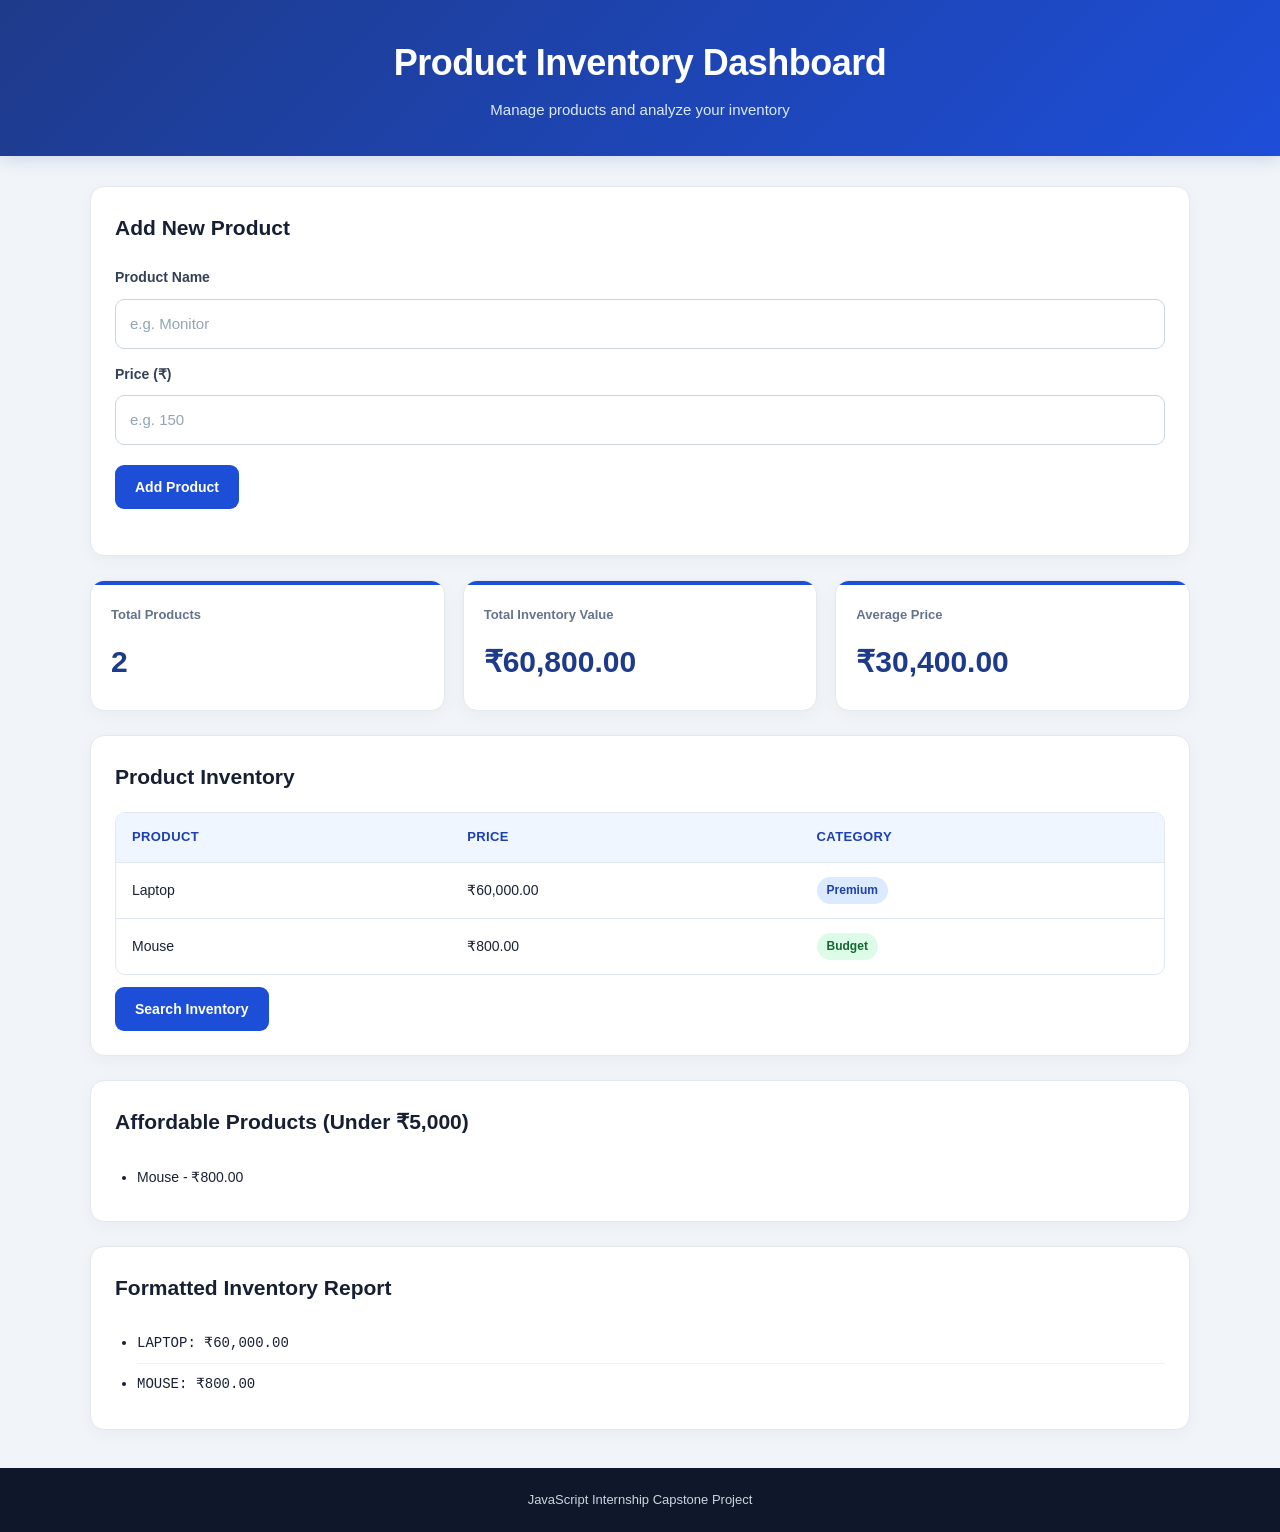
<file: index.html>
<!DOCTYPE html>
<html lang="en">
<head>
    <meta charset="UTF-8">
    <meta name="viewport" content="width=device-width, initial-scale=1.0">
    <title>JavaScript Mini Project</title>
    <meta http-equiv="refresh" content="0; url=capstone.html">
</head>
<body>
    <p>Opening Product Inventory Dashboard...</p>
    <p>If the dashboard does not open, <a href="capstone.html">click here</a>.</p>
</body>
</html>
</file>
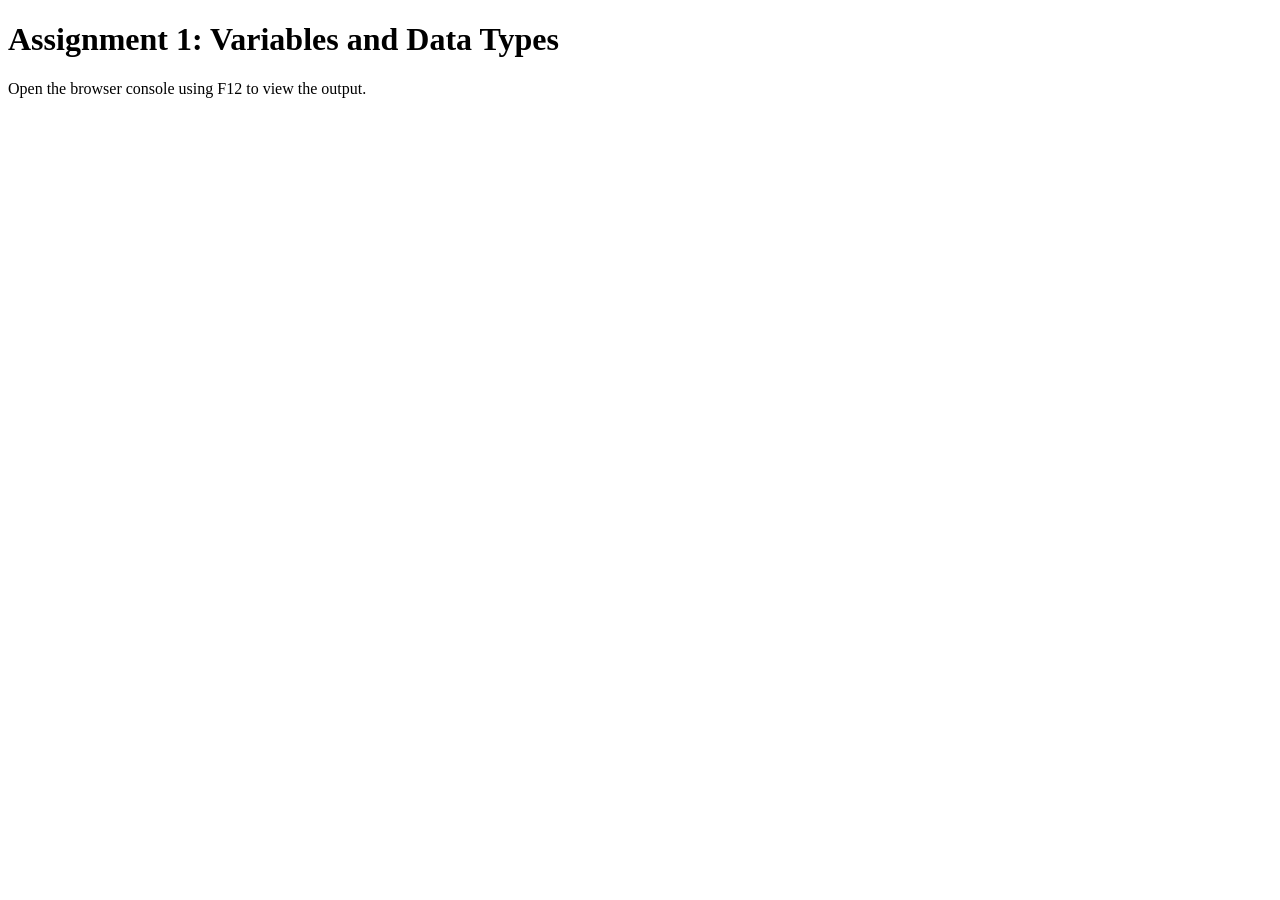
<file: assignment-1.html>
<!DOCTYPE html>
<html lang="en">
<head>
    <meta charset="UTF-8">
    <meta name="viewport" content="width=device-width, initial-scale=1.0">
    <title>Assignment 1 - Variables and Data Types</title>
</head>
<body>
    <h1>Assignment 1: Variables and Data Types</h1>
    <p>Open the browser console using F12 to view the output.</p>

    <script src="assignment-1.js"></script>
</body>
</html>
</file>
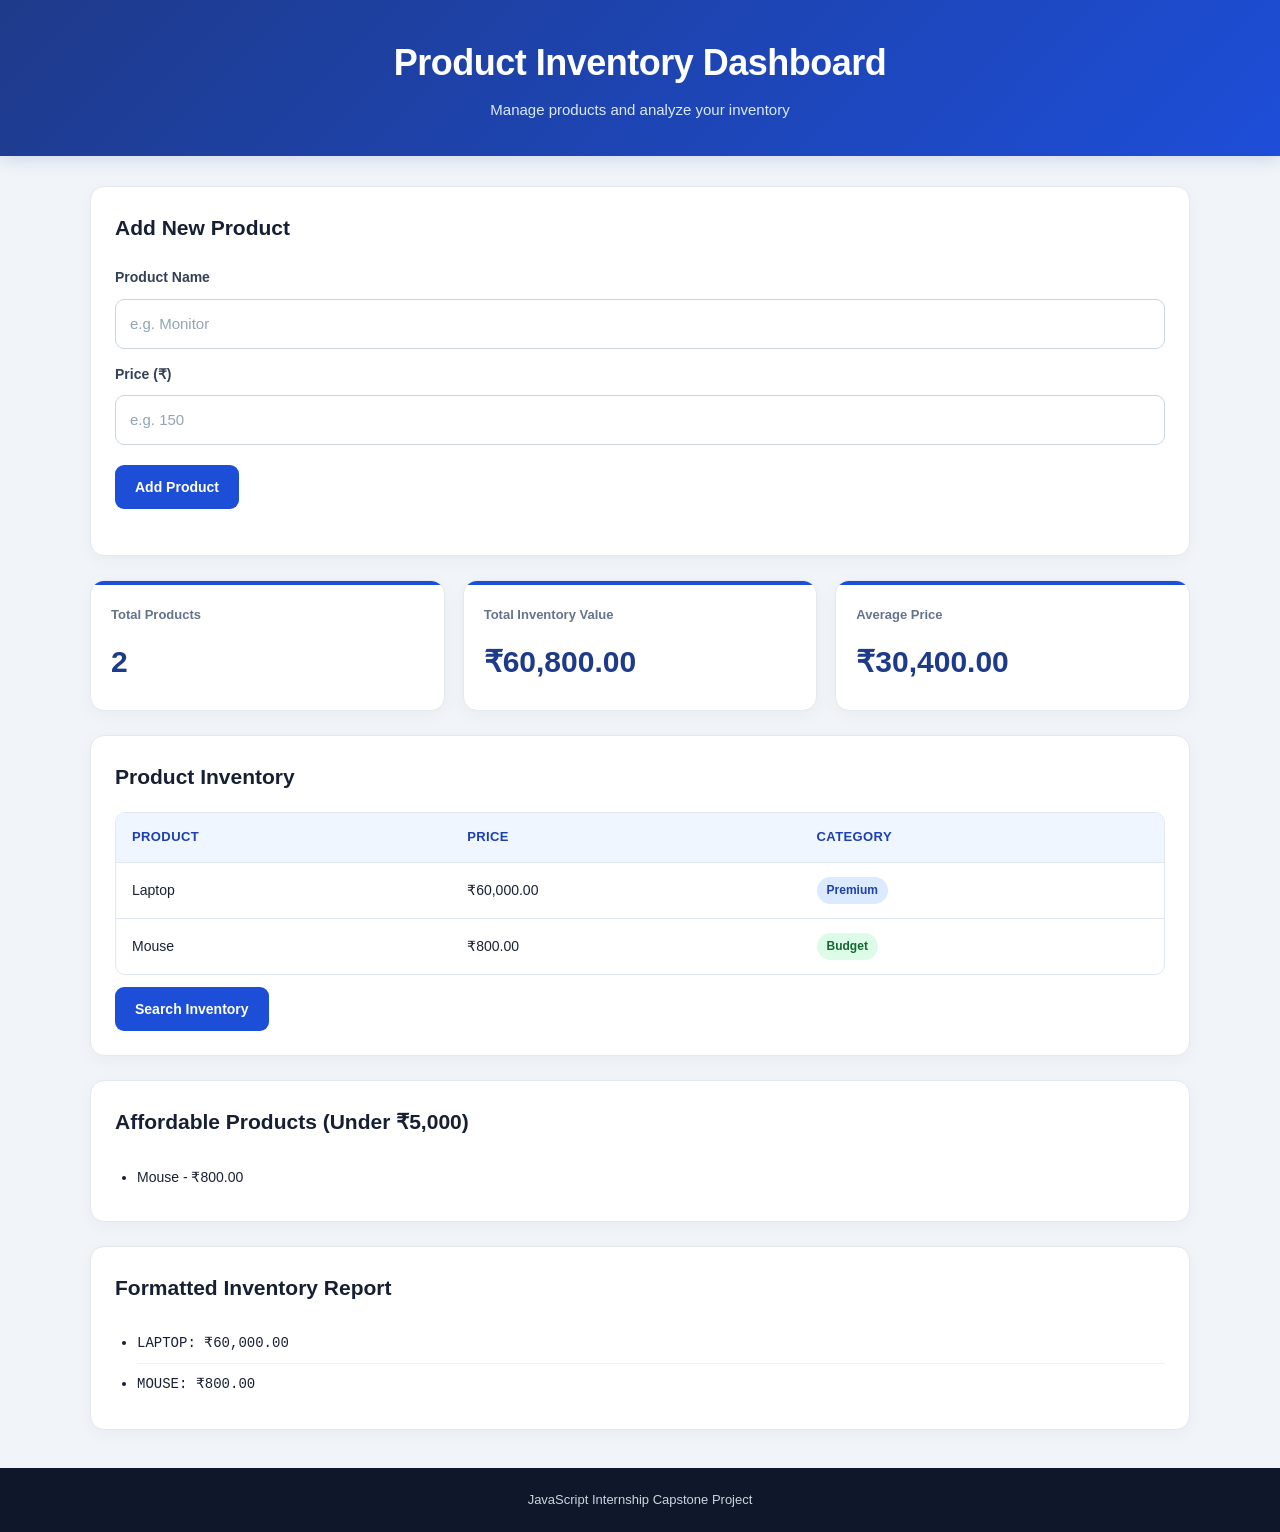
<file: capstone.html>
<!DOCTYPE html>
<html lang="en">
<head>
    <meta charset="UTF-8">
    <meta name="viewport" content="width=device-width, initial-scale=1.0">
    <title>Product Inventory & Analytics Dashboard</title>
    <link rel="stylesheet" href="capstone.css">
</head>
<body>
    <header>
        <h1>Product Inventory Dashboard</h1>
        <p>Manage products and analyze your inventory</p>
    </header>

    <main>
        <section class="panel">
            <h2>Add New Product</h2>

            <form id="productForm">
                <label for="productName">Product Name</label>
                <input type="text" id="productName" placeholder="e.g. Monitor" required>

                <label for="productPrice">Price (₹)</label>
                <input type="number" id="productPrice" placeholder="e.g. 150" min="0" step="0.01" required>

                <button type="submit">Add Product</button>
                <p id="message" role="status"></p>
            </form>
        </section>

        <section class="stats">
            <div class="stat-card">
                <h3>Total Products</h3>
                <p id="totalProducts">0</p>
            </div>

            <div class="stat-card">
                <h3>Total Inventory Value</h3>
                <p id="totalValue">$0.00</p>
            </div>

            <div class="stat-card">
                <h3>Average Price</h3>
                <p id="averagePrice">$0.00</p>
            </div>
        </section>

        <section class="panel">
            <h2>Product Inventory</h2>
            <div class="table-wrapper">
                <table>
                    <thead>
                        <tr>
                            <th>Product</th>
                            <th>Price</th>
                            <th>Category</th>
                        </tr>
                    </thead>
                    <tbody id="productTable"></tbody>
                </table>
            </div>
        </section>

        <section class="panel">
           <h2>Affordable Products (Under ₹5,000)</h2>
            <ul id="affordableProducts"></ul>
        </section>

        <section class="panel">
            <h2>Formatted Inventory Report</h2>
            <ul id="formattedReport"></ul>
        </section>
    </main>

    <footer>
        <p>JavaScript Internship Capstone Project</p>
    </footer>

    <script src="capstone.js"></script>
</body>
</html>
</file>
<file: capstone.css>
/* ========================================
   Product Inventory & Analytics Dashboard
   JavaScript Internship Capstone Project
   ======================================== */

/* 1. Global styles */
* {
    margin: 0;
    padding: 0;
    box-sizing: border-box;
}

:root {
    --primary: #1d4ed8;
    --primary-dark: #1e3a8a;
    --background: #f1f5f9;
    --surface: #ffffff;
    --text: #172033;
    --muted: #64748b;
    --border: #e2e8f0;
    --success: #15803d;
    --radius: 14px;
}

body {
    font-family: "Segoe UI", Arial, sans-serif;
    background: var(--background);
    color: var(--text);
    line-height: 1.6;
    min-height: 100vh;
}

/* 2. Header */
header {
    background: linear-gradient(
        135deg,
        var(--primary-dark),
        var(--primary)
    );
    color: white;
    padding: 34px 20px;
    text-align: center;
    box-shadow: 0 4px 16px rgba(30, 58, 138, 0.15);
}

header h1 {
    font-size: clamp(25px, 4vw, 36px);
    font-weight: 700;
    letter-spacing: -0.5px;
    margin-bottom: 6px;
}

header p {
    color: #dbeafe;
    font-size: 15px;
}

/* 3. Main layout */
main {
    width: min(1100px, 92%);
    margin: 30px auto;
    display: flex;
    flex-direction: column;
    gap: 24px;
}

/* 4. Panels */
.panel {
    background: var(--surface);
    border: 1px solid var(--border);
    border-radius: var(--radius);
    padding: 24px;
    box-shadow: 0 4px 18px rgba(15, 23, 42, 0.04);
}

.panel h2 {
    font-size: 21px;
    font-weight: 700;
    margin-bottom: 18px;
    color: var(--text);
}

/* 5. Product form */
#productForm {
    display: grid;
    grid-template-columns: 1fr;
    gap: 10px;
}

#productForm label {
    font-size: 14px;
    font-weight: 600;
    color: #334155;
    margin-top: 4px;
}

#productForm input {
    width: 100%;
    padding: 12px 14px;
    border: 1px solid #cbd5e1;
    border-radius: 9px;
    background: #ffffff;
    color: var(--text);
    font: inherit;
    font-size: 15px;
    transition: border-color 0.2s, box-shadow 0.2s;
}

#productForm input::placeholder {
    color: #94a3b8;
}

#productForm input:focus {
    outline: none;
    border-color: var(--primary);
    box-shadow: 0 0 0 3px rgba(37, 99, 235, 0.12);
}

/* 6. Buttons */
button {
    display: inline-block;
    width: fit-content;
    max-width: 100%;
    margin-top: 10px;
    padding: 11px 20px;
    border: none;
    border-radius: 9px;
    background: var(--primary);
    color: white;
    font: inherit;
    font-size: 14px;
    font-weight: 600;
    cursor: pointer;
    transition: background 0.2s, transform 0.2s;
}

button:hover {
    background: var(--primary-dark);
    transform: translateY(-1px);
}

button:active {
    transform: translateY(0);
}

button:focus-visible {
    outline: 3px solid #93c5fd;
    outline-offset: 3px;
}

/* 7. Status messages */
#message,
#searchResult {
    margin-top: 12px;
    color: var(--success);
    font-size: 14px;
    overflow-wrap: anywhere;
}

/* 8. Analytics cards */
.stats {
    display: grid;
    grid-template-columns: repeat(3, minmax(0, 1fr));
    gap: 18px;
}

.stat-card {
    position: relative;
    overflow: hidden;
    background: var(--surface);
    border: 1px solid var(--border);
    border-radius: var(--radius);
    padding: 24px 20px;
    box-shadow: 0 4px 18px rgba(15, 23, 42, 0.04);
}

.stat-card::before {
    content: "";
    position: absolute;
    top: 0;
    left: 0;
    width: 100%;
    height: 4px;
    background: var(--primary);
}

.stat-card h3 {
    color: var(--muted);
    font-size: 13px;
    font-weight: 600;
    margin-bottom: 12px;
}

.stat-card p {
    color: var(--primary-dark);
    font-size: clamp(22px, 3vw, 30px);
    font-weight: 700;
    overflow-wrap: anywhere;
    font-variant-numeric: tabular-nums;
}

/* 9. Inventory table */
.table-wrapper {
    width: 100%;
    overflow-x: auto;
    border: 1px solid var(--border);
    border-radius: 10px;
}

table {
    width: 100%;
    border-collapse: collapse;
    text-align: left;
}

thead {
    background: #eff6ff;
}

th {
    color: #1e40af;
    font-size: 13px;
    font-weight: 700;
    text-transform: uppercase;
    letter-spacing: 0.4px;
}

th,
td {
    padding: 14px 16px;
    border-bottom: 1px solid var(--border);
    white-space: nowrap;
}

td {
    font-size: 14px;
}

tbody tr {
    transition: background 0.2s;
}

tbody tr:hover {
    background: #f8fafc;
}

tbody tr:last-child td {
    border-bottom: none;
}

/* 10. Product category badges */
.badge {
    display: inline-block;
    padding: 4px 10px;
    border-radius: 20px;
    font-size: 12px;
    font-weight: 700;
    white-space: nowrap;
}

.badge.budget {
    color: #166534;
    background: #dcfce7;
}

.badge.standard {
    color: #92400e;
    background: #fef3c7;
}

.badge.premium {
    color: #1e40af;
    background: #dbeafe;
}

/* 11. Affordable products and report */
#affordableProducts,
#formattedReport {
    padding-left: 22px;
}

#affordableProducts li,
#formattedReport li {
    padding: 9px 0;
    border-bottom: 1px solid #edf2f7;
    font-size: 14px;
    overflow-wrap: anywhere;
}

#affordableProducts li:last-child,
#formattedReport li:last-child {
    border-bottom: none;
}

#formattedReport {
    font-family: Consolas, "Courier New", monospace;
}

/* 12. Footer */
footer {
    margin-top: 38px;
    padding: 22px 16px;
    background: #0f172a;
    color: #cbd5e1;
    text-align: center;
    font-size: 13px;
}

/* 13. Tablet layout */
@media (max-width: 768px) {
    main {
        width: 94%;
        margin: 22px auto;
        gap: 18px;
    }

    .stats {
        grid-template-columns: 1fr;
        gap: 14px;
    }

    .stat-card {
        padding: 20px;
    }

    .panel {
        padding: 20px;
    }
}

/* 14. Mobile layout */
@media (max-width: 480px) {
    header {
        padding: 26px 15px;
    }

    header p {
        font-size: 13px;
    }

    main {
        width: 94%;
        margin: 16px auto;
    }

    .panel {
        padding: 16px;
        border-radius: 11px;
    }

    .panel h2 {
        font-size: 18px;
    }

    th,
    td {
        padding: 11px 12px;
    }

    button {
        width: 100%;
    }
}
</file>
